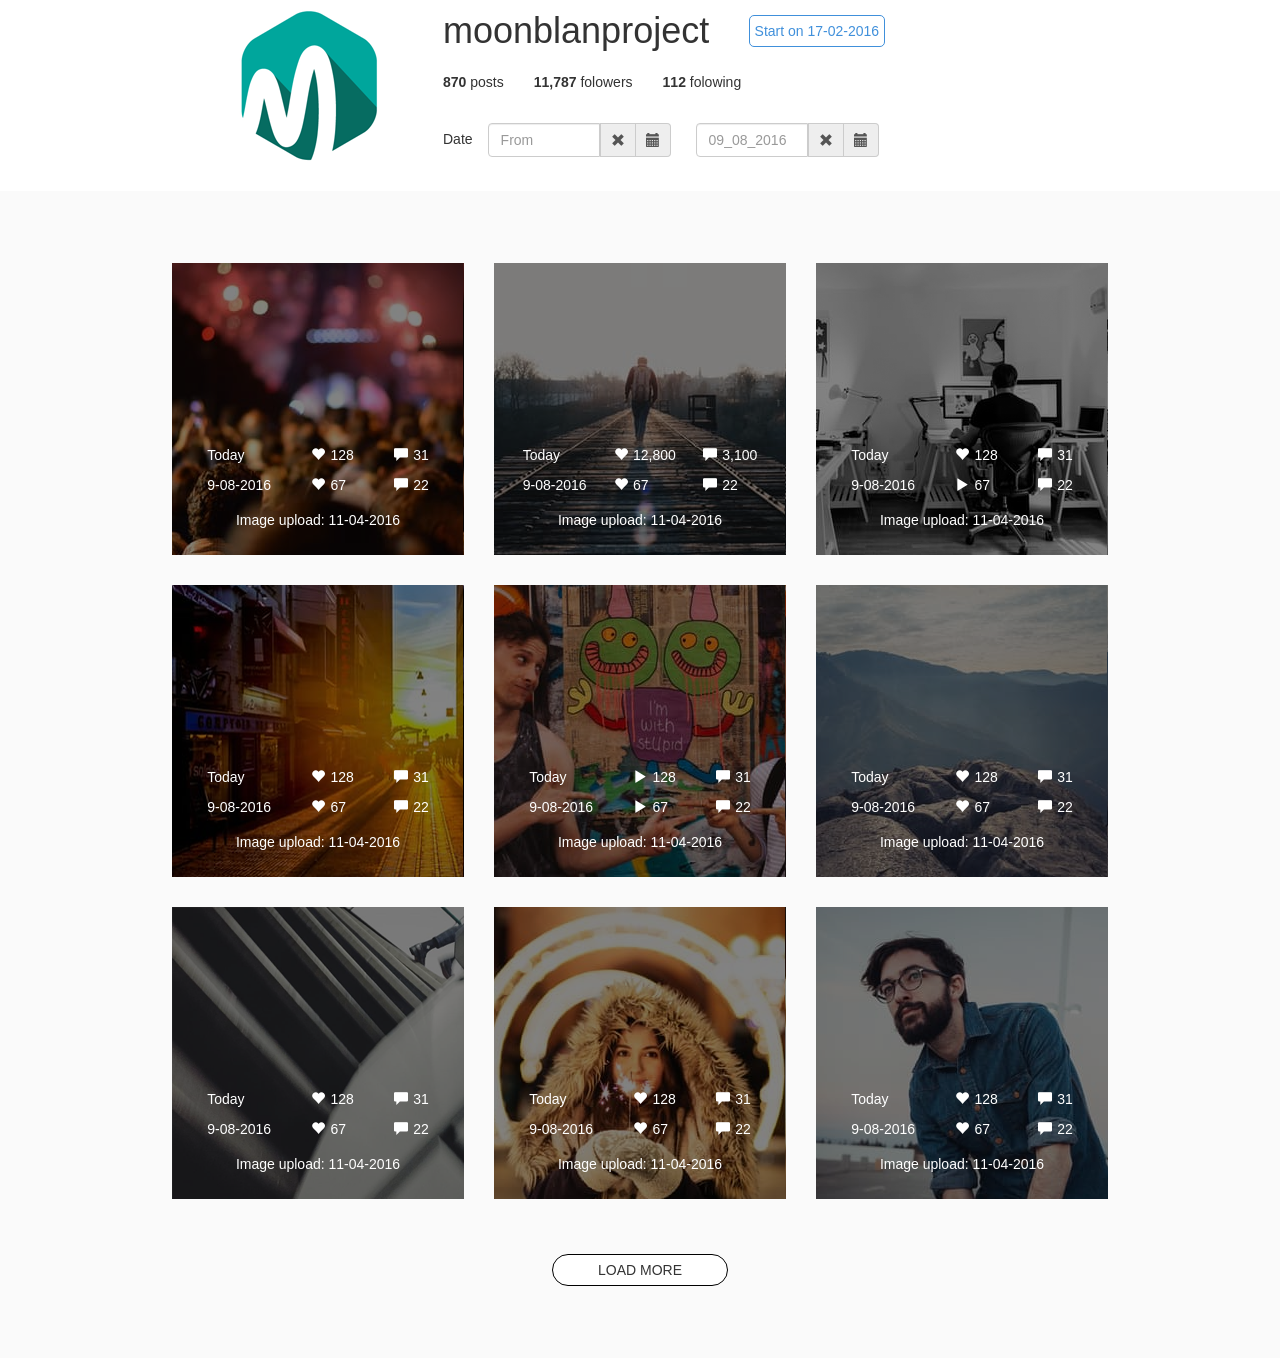
<file: index.html>
<!DOCTYPE html>
<html lang="en">
<head>
    <meta charset="UTF-8">
    <title>Title</title>
    <meta name="viewport" content="width=device-width">
    <link rel="stylesheet" href="css/bootstrap.min.css" />
    <link rel="stylesheet" href="css/bootstrap-datetimepicker.min.css" />
    <link rel="stylesheet" href="css/style.css">
    <script src="js/jquery-3.2.1.min.js"></script>
    <script src="js/moment-with-locales.min.js"></script>
    <script src="js/bootstrap.min.js"></script>
    <script src="js/bootstrap-datetimepicker.min.js"></script>
    <script src="js/script.js"></script>
</head>
    <body>
        <header>
            <div class="logo">
                <img src="img/logo.png" alt="logo">
            </div>
            <div class="block_projects">
                <div class="first_line">
                    <h1>moonblanproject</h1>
                    <p>Start on 17-02-2016</p>
                </div>
                <div class="second_line">
                    <p><span class="numbers">870</span> posts</p>
                    <p><span class="numbers">11,787</span> folowers</p>
                    <p><span class="numbers">112</span> folowing</p>
                </div>
                <div class="third_line">
                    <p>Date</p>
                    <div class="input-group date" id="datetimepicker1">
                        <input type="text" class="form-control" placeholder="From"/>
                        <span class="input-group-addon">
                            <span class="glyphicon glyphicon-remove" id="area1"></span>
                        </span>
                        <span class="input-group-addon datepickerbutton">
                            <span class="glyphicon glyphicon-calendar"></span>
                        </span>
                    </div>
                    <div class="input-group date" id="datetimepicker2">
                        <input type="text" class="form-control" placeholder="09_08_2016"/>
                        <span class="input-group-addon">
                            <span class="glyphicon glyphicon-remove" id="area2"></span>
                        </span>
                        <span class="input-group-addon datepickerbutton">
                            <span class="glyphicon glyphicon-calendar"></span>
                        </span>
                    </div>
                </div>
            </div>
        </header>
        <section class="main_section">
            <div class="content">
                <div class="block1 photo">
                    <div class="likes_block">
                        <div class="likes">
                            <div class="block_dates">
                                <p>Today</p>
                                <p>9-08-2016</p>
                            </div>
                            <div class="block_harts">
                                <p><span class = "glyphicon glyphicon-heart"></span>128</p>
                                <p><span class = "glyphicon glyphicon-heart"></span>67</p>
                            </div>
                            <div class="block_comments">
                                <p><span class = "glyphicon glyphicon-comment"></span>31</p>
                                <p><span class = "glyphicon glyphicon-comment"></span>22</p>
                            </div>
                        </div>
                    </div>
                    <p>Image upload: 11-04-2016</p>
                </div>
                <div class="block2 photo">
                    <div class="likes_block">
                        <div class="likes">
                            <div class="block_dates">
                                <p>Today</p>
                                <p>9-08-2016</p>
                            </div>
                            <div class="block_harts">
                                <p><span class = "glyphicon glyphicon-heart"></span>12,800</p>
                                <p><span class = "glyphicon glyphicon-heart"></span>67</p>
                            </div>
                            <div class="block_comments">
                                <p><span class = "glyphicon glyphicon-comment"></span>3,100</p>
                                <p><span class = "glyphicon glyphicon-comment"></span>22</p>
                            </div>
                        </div>
                    </div>
                    <p>Image upload: 11-04-2016</p>
                </div>
                <div class="block3 photo">
                    <div class="likes_block">
                        <div class="likes">
                            <div class="block_dates">
                                <p>Today</p>
                                <p>9-08-2016</p>
                            </div>
                            <div class="block_harts">
                                <p><span class = "glyphicon glyphicon-heart"></span>128</p>
                                <p><span class = "glyphicon glyphicon-play"></span>67</p>
                            </div>
                            <div class="block_comments">
                                <p><span class = "glyphicon glyphicon-comment"></span>31</p>
                                <p><span class = "glyphicon glyphicon-comment"></span>22</p>
                            </div>
                        </div>
                    </div>
                    <p>Image upload: 11-04-2016</p>
                </div>
                <div class="block4 photo">
                    <div class="likes_block">
                        <div class="likes">
                            <div class="block_dates">
                                <p>Today</p>
                                <p>9-08-2016</p>
                            </div>
                            <div class="block_harts">
                                <p><span class = "glyphicon glyphicon-heart"></span>128</p>
                                <p><span class = "glyphicon glyphicon-heart"></span>67</p>
                            </div>
                            <div class="block_comments">
                                <p><span class = "glyphicon glyphicon-comment"></span>31</p>
                                <p><span class = "glyphicon glyphicon-comment"></span>22</p>
                            </div>
                        </div>
                    </div>
                    <p>Image upload: 11-04-2016</p>
                </div>
                <div class="block5 photo">
                    <div class="likes_block">
                        <div class="likes">
                            <div class="block_dates">
                                <p>Today</p>
                                <p>9-08-2016</p>
                            </div>
                            <div class="block_harts">
                                <p><span class = "glyphicon glyphicon-play"></span>128</p>
                                <p><span class = "glyphicon glyphicon-play"></span>67</p>
                            </div>
                            <div class="block_comments">
                                <p><span class = "glyphicon glyphicon-comment"></span>31</p>
                                <p><span class = "glyphicon glyphicon-comment"></span>22</p>
                            </div>
                        </div>
                    </div>
                    <p>Image upload: 11-04-2016</p>
                </div>
                <div class="block6 photo">
                    <div class="likes_block">
                        <div class="likes">
                            <div class="block_dates">
                                <p>Today</p>
                                <p>9-08-2016</p>
                            </div>
                            <div class="block_harts">
                                <p><span class = "glyphicon glyphicon-heart"></span>128</p>
                                <p><span class = "glyphicon glyphicon-heart"></span>67</p>
                            </div>
                            <div class="block_comments">
                                <p><span class = "glyphicon glyphicon-comment"></span>31</p>
                                <p><span class = "glyphicon glyphicon-comment"></span>22</p>
                            </div>
                        </div>
                    </div>
                    <p>Image upload: 11-04-2016</p>
                </div>
                <div class="block7 photo">
                    <div class="likes_block">
                        <div class="likes">
                            <div class="block_dates">
                                <p>Today</p>
                                <p>9-08-2016</p>
                            </div>
                            <div class="block_harts">
                                <p><span class = "glyphicon glyphicon-heart"></span>128</p>
                                <p><span class = "glyphicon glyphicon-heart"></span>67</p>
                            </div>
                            <div class="block_comments">
                                <p><span class = "glyphicon glyphicon-comment"></span>31</p>
                                <p><span class = "glyphicon glyphicon-comment"></span>22</p>
                            </div>
                        </div>
                    </div>
                    <p>Image upload: 11-04-2016</p>
                </div>
                <div class="block8 photo">
                    <div class="likes_block">
                        <div class="likes">
                            <div class="block_dates">
                                <p>Today</p>
                                <p>9-08-2016</p>
                            </div>
                            <div class="block_harts">
                                <p><span class = "glyphicon glyphicon-heart"></span>128</p>
                                <p><span class = "glyphicon glyphicon-heart"></span>67</p>
                            </div>
                            <div class="block_comments">
                                <p><span class = "glyphicon glyphicon-comment"></span>31</p>
                                <p><span class = "glyphicon glyphicon-comment"></span>22</p>
                            </div>
                        </div>
                    </div>
                    <p>Image upload: 11-04-2016</p>
                </div>
                <div class="block9 photo"><div class="likes_block">
                    <div class="likes">
                        <div class="block_dates">
                            <p>Today</p>
                            <p>9-08-2016</p>
                        </div>
                        <div class="block_harts">
                            <p><span class = "glyphicon glyphicon-heart"></span>128</p>
                            <p><span class = "glyphicon glyphicon-heart"></span>67</p>
                        </div>
                        <div class="block_comments">
                            <p><span class = "glyphicon glyphicon-comment"></span>31</p>
                            <p><span class = "glyphicon glyphicon-comment"></span>22</p>
                        </div>
                    </div>
                </div>
                    <p>Image upload: 11-04-2016</p></div>
            </div>
            <footer>
                <input class="btn_load" type="submit" name="load_more" value="LOAD MORE">
            </footer>
        </section>
    </body>
</html>
</file>
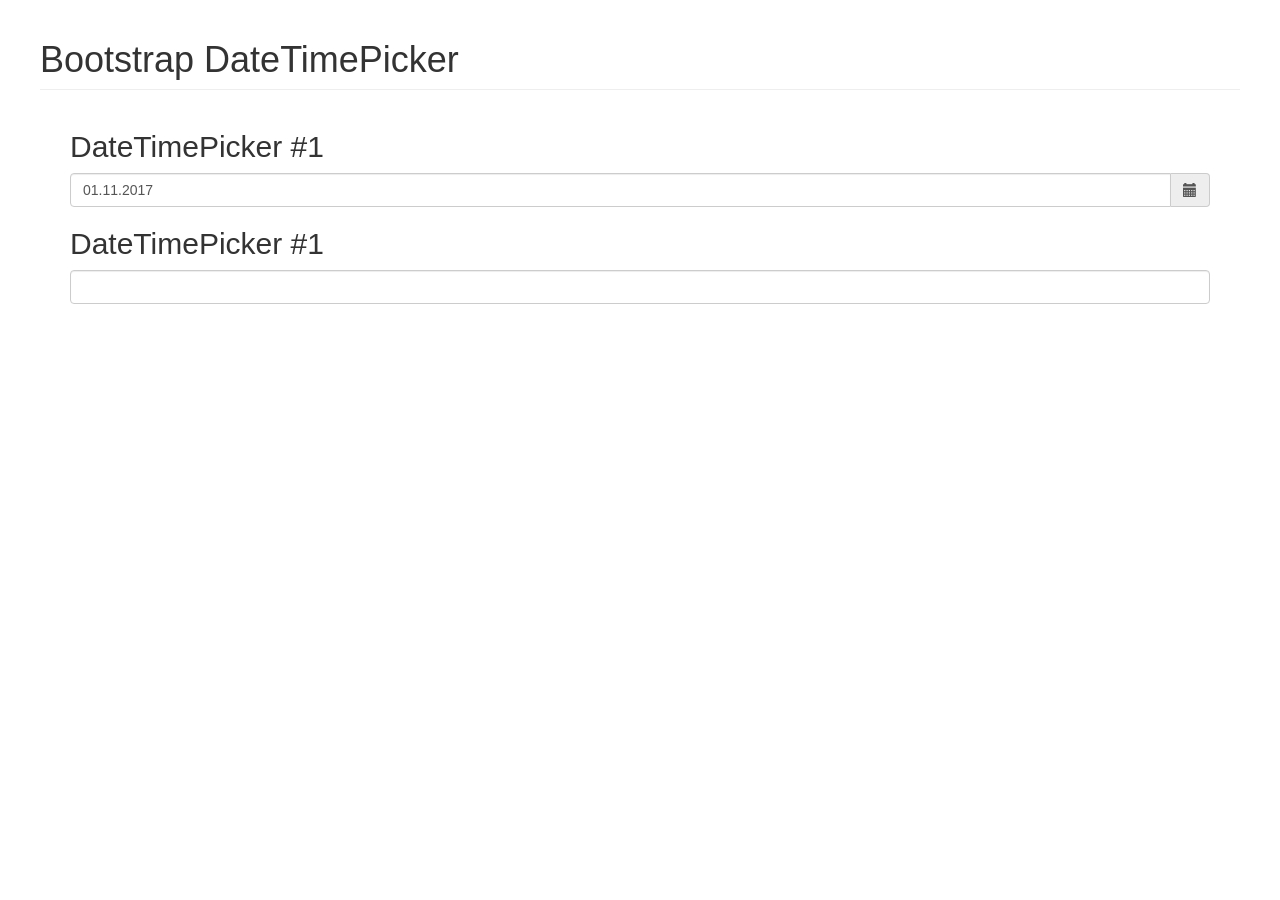
<file: bootstrap_datetimepicker/index.html>
﻿<!DOCTYPE html>
<html lang="ru">
  <head>
    <meta charset="utf-8">
    <meta http-equiv="X-UA-Compatible" content="IE=edge">
    <meta name="viewport" content="width=device-width, initial-scale=1">
    <title>Bootstrap DaeteTimePicker</title>
    <link rel="stylesheet" href="css/bootstrap.min.css" />
    <link rel="stylesheet" href="css/bootstrap-datetimepicker.min.css" />

  </head>
  <body style="margin:40px;">
  <h1 class="page-header">Bootstrap DateTimePicker</h1>
  <div class="container">
    <div class="row">
	  <div class="col-xs-12">
		  <h2>DateTimePicker #1</h2>
		  <div class="form-group">
			<div class="input-group date" id="datetimepicker1">
			  <input type="text" class="form-control" />
			  <span class="input-group-addon">
				<span class="glyphicon-calendar glyphicon"></span>
			  </span>
			</div>
		  </div>
		  <h2>DateTimePicker #1</h2>
		  <input type="text" class="form-control" id="datetimepicker2">	  
	  </div>
	</div>
  </div>


  <script src="js/jquery-3.2.1.min.js"></script>
  <script src="js/moment-with-locales.min.js"></script>
  <script src="js/bootstrap.min.js"></script>
  <script src="js/bootstrap-datetimepicker.min.js"></script>
  <script type="text/javascript">
    $(function () {
      $('#datetimepicker1').datetimepicker({
	    locale: 'ru',
		stepping:10,
		format: 'DD.MM.YYYY',
		defaultDate: moment('01.11.2017').format('DD.MM.YYYY'),
		daysOfWeekDisabled:[0,6]
	  });
      $('#datetimepicker2').datetimepicker({
	    locale: 'ru'
	  });
    });
  </script>

  </body>
</html>
</file>
<file: css/style.css>
* {
  box-sizing: border-box;
  margin: 0;
  padding: 0; }

header {
  display: flex;
  padding: 0 calc(50% - 468px); }
  header .logo {
    width: 271px; }
    header .logo img {
      display: block;
      margin: 0 auto; }
  header .block_projects {
    display: flex;
    flex-direction: column;
    justify-content: space-around; }
    header .block_projects .first_line, header .block_projects .second_line, header .block_projects .third_line {
      display: flex; }
    header .block_projects .first_line h1 {
      margin: 0 21px 0 0; }
    header .block_projects .first_line p {
      display: block;
      padding: 5px;
      margin: auto;
      color: #4090db;
      border: 1px solid #4090db;
      text-align: center;
      border-radius: 5px; }
    header .block_projects .second_line p {
      margin-right: 30px; }
      header .block_projects .second_line p .numbers {
        font-weight: bold; }
    header .block_projects .third_line {
      height: 32px; }
      header .block_projects .third_line p {
        display: block;
        margin: auto 15px auto 0; }
      header .block_projects .third_line .input-group {
        width: 183px;
        margin-right: 25px; }
      header .block_projects .third_line #datetimepicker1 {
        margin-bottom: 15px; }
      header .block_projects .third_line .input-group.date .input-group-addon {
        cursor: pointer;
        padding: 6px 10px; }

.main_section {
  display: flex;
  flex-direction: column;
  justify-content: space-between;
  margin-top: 25px;
  padding: 72px calc(50% - 468px);
  background-color: #fafafa; }
  .main_section .content {
    display: flex;
    flex-wrap: wrap;
    justify-content: space-between; }
    .main_section .content .photo {
      width: 292px;
      height: 292px;
      margin-bottom: 30px;
      color: white;
      padding: 15px;
      display: flex;
      flex-direction: column;
      justify-content: flex-end;
      align-items: center;
      background-color: #0000007d;
      background-blend-mode: darken; }
      .main_section .content .photo .likes_block {
        display: flex;
        flex-direction: column;
        width: 100%; }
        .main_section .content .photo .likes_block .likes {
          width: 100%;
          display: flex;
          justify-content: space-around; }
          .main_section .content .photo .likes_block .likes div {
            padding: 5px; }
            .main_section .content .photo .likes_block .likes div p {
              margin: 0;
              margin-bottom: 10px; }
            .main_section .content .photo .likes_block .likes div span {
              margin-right: 5px; }
    .main_section .content .photo:hover {
      background-color: transparent; }
    .main_section .content .block1 {
      background-image: url("../img/img1.png"); }
    .main_section .content .block2 {
      background-image: url("../img/img2.png"); }
    .main_section .content .block3 {
      background-image: url("../img/img3.png"); }
    .main_section .content .block4 {
      background-image: url("../img/img4.png"); }
    .main_section .content .block5 {
      background-image: url("../img/img5.png"); }
    .main_section .content .block6 {
      background-image: url("../img/img6.png"); }
    .main_section .content .block7 {
      background-image: url("../img/img7.png"); }
    .main_section .content .block8 {
      background-image: url("../img/img8.png"); }
    .main_section .content .block9 {
      background-image: url("../img/img9.png"); }

footer {
  margin-top: 25px; }
  footer .btn_load {
    border: 1px solid black;
    border-radius: 25px;
    padding: 5px 45px;
    background-color: white;
    display: block;
    margin: 0 auto;
    outline: 0;
    outline-offset: 0; }
  footer .btn_load:hover {
    color: #0077b5;
    border: 1px solid #0077b5;
    cursor: pointer;
    box-shadow: 0px 0px 5px #0077b5; }

@media screen and (max-width: 975px) {
  header {
    padding: 0 calc(50% - 410px); }

  .main_section {
    padding: 72px calc(50% - 310px); }
    .main_section .content .photo:last-child {
      margin: 0 auto; } }
@media screen and (max-width: 660px) {
  header {
    padding: 0; }
    header .block_projects {
      padding-left: 5px; }
      header .block_projects .first_line {
        flex-direction: column; }
        header .block_projects .first_line p {
          margin: 0; }
      header .block_projects .second_line p {
        margin-right: 10px;
        margin-bottom: 0;
        align-items: center; }
      header .block_projects .third_line {
        flex-direction: column;
        height: auto; }
        header .block_projects .third_line .input-group {
          width: 100%; }

  .main_section {
    padding: 72px calc(50% - 145px); } }
@media screen and (max-width: 490px) {
  header {
    flex-direction: column;
    align-items: center; } }

/*# sourceMappingURL=style.css.map */
</file>
